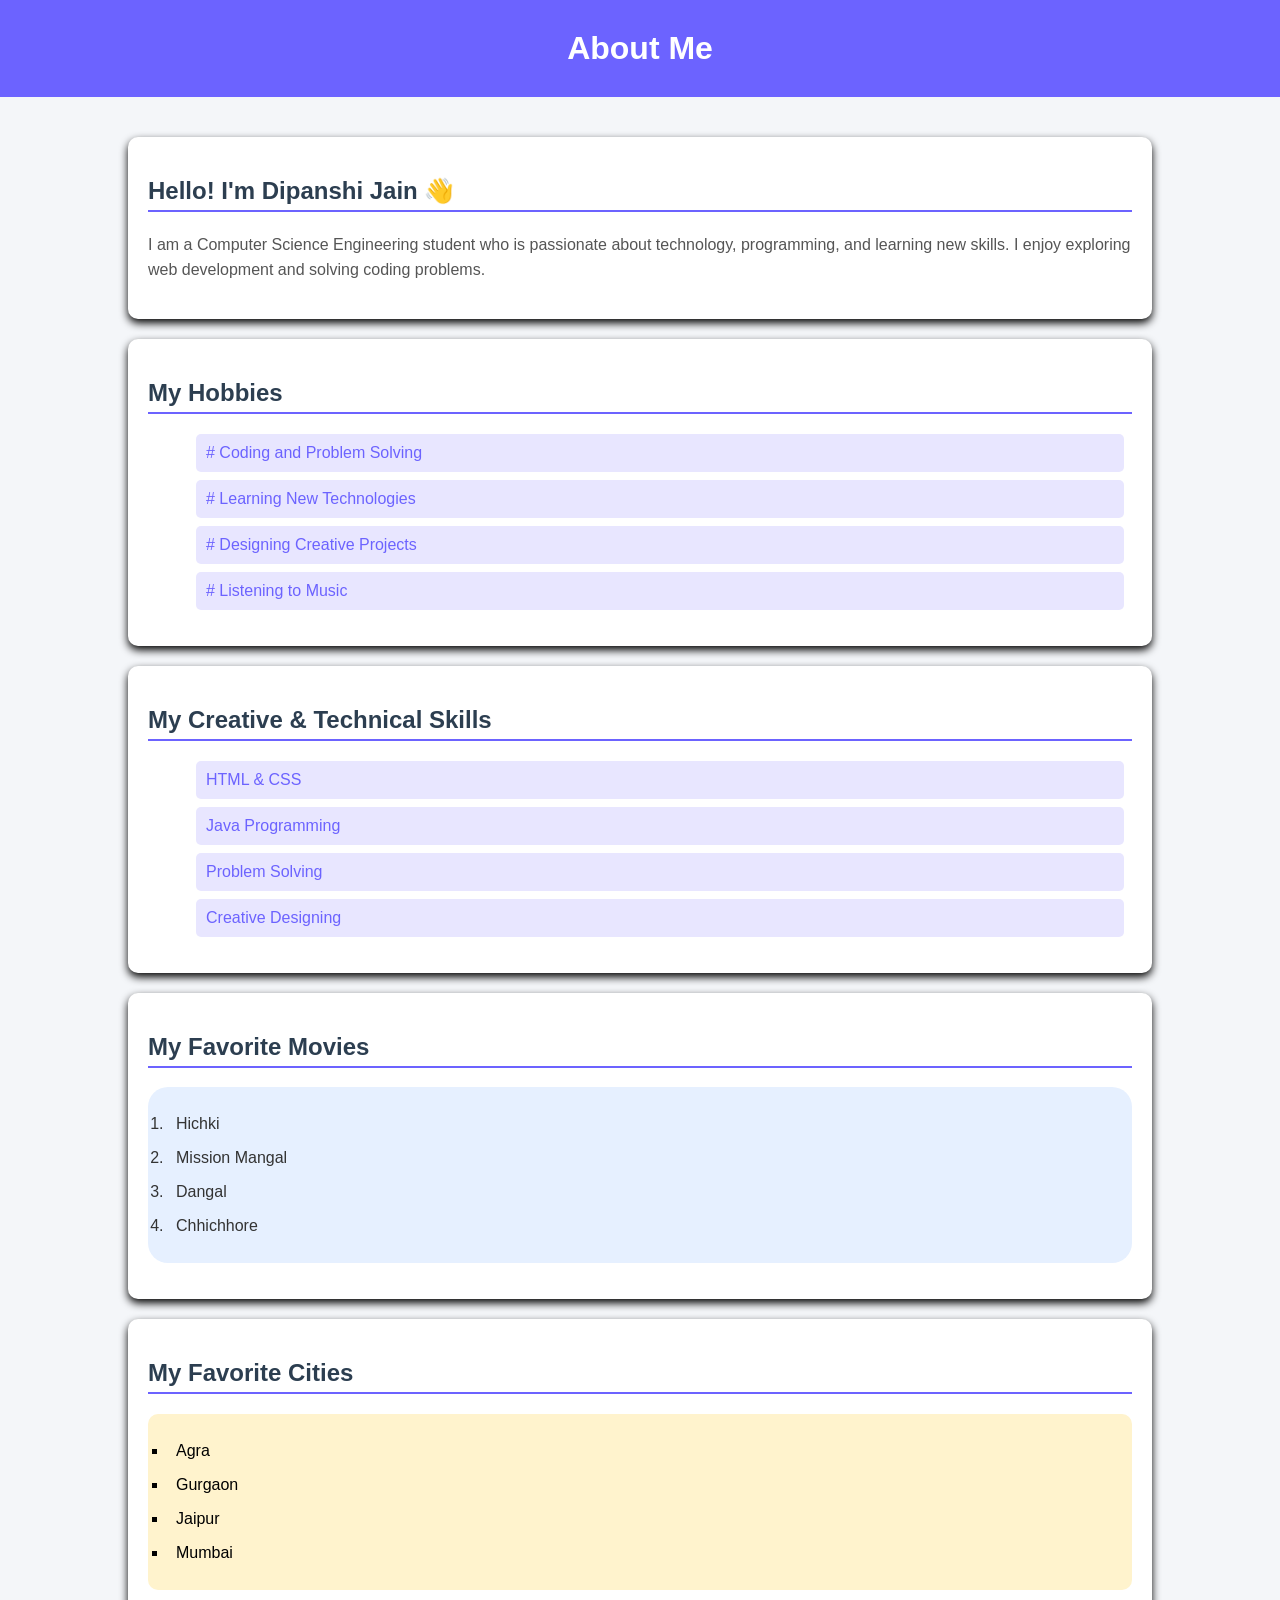
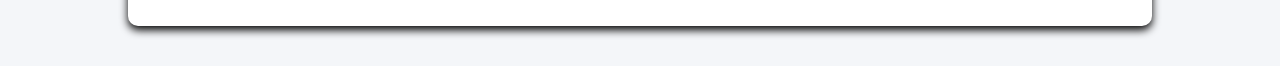
<file: TASK_2/index.html>
<!DOCTYPE html>
<html lang="en">
<head>
    <meta charset="UTF-8">
    <meta name="viewport" content="width=device-width, initial-scale=1.0">
    <title>About Me</title>

    <style>
    
        body {
            font-family: Arial, sans-serif;
            margin: 0;
            padding: 0;
            background-color: #f4f6f9; /* HEX */
        }

        h2 {
            color: rgb(44, 62, 80); /* RGB */
            border-bottom: 2px solid #6c63ff;
            padding-bottom: 5px;
        }

        p {
            color: #555;
            line-height: 1.6;
        }


        #main-heading {
            background-color: #6c63ff;
            color: white;
            text-align: center;
            padding: 30px;
            margin: 0;
        }

        
        .container {
            width: 80%;
            margin: auto;
            padding: 20px;
        }

        .card {
            background-color: white;
            padding: 20px;
            margin: 20px 0;
            border-radius: 10px;
            box-shadow: 0 4px 8px rgb(0, 0, 0);
        }

    
        .skills li {
            background-color: #e8e6ff;
            margin: 8px;
            padding: 10px;
            border-radius: 5px;
            list-style-type: none;
        }

        
        .movies {
            background-color: rgb(230, 240, 255);
            padding: 20px;
            border-radius: 20px;
        }

        .movies li {
            padding:8px;
            color: #333;
        }

        
        .cities {
            background-color: #fff3cd;
            padding: 20px;
            border-radius: 10px;
            list-style-type: square;
        }

        .cities li {
            padding: 8px;
        }

        /* Pseudo-class */
        li:hover {
            background-color: #dfe6e9;
            cursor: pointer;
            transform: scale(1.02);
        }

        .card:hover {
            transform: translateY(-5px);
        }

        /* Link Pseudo-class */
        a:hover {
            color: #6c63ff;
        }

        /* Cascading Styles */
        li {
            color: black;
        }

        .skills li {
            color: #6c63ff;
        }

        #main-heading:hover {
            background-color: rgb(80, 70, 200);
        }
    </style>
</head>

<body>

    <h1 id="main-heading">About Me</h1>

    <div class="container">

        <!-- About Me -->
        <div class="card">
            <h2>Hello! I'm Dipanshi Jain 👋</h2>
            <p>
                I am a Computer Science Engineering student who is passionate
                about technology, programming, and learning new skills.
                I enjoy exploring web development and solving coding problems.
            </p>
        </div>

        
        <div class="card">
            <h2>My Hobbies</h2>
            <ul class="skills">
                <li> # Coding and Problem Solving</li>
                <li> # Learning New Technologies</li>
                <li> # Designing Creative Projects</li>
                <li> # Listening to Music</li>
            </ul>
        </div>
        <div class="card">
            <h2>My Creative & Technical Skills</h2>
            <ul class="skills">
                <li>HTML & CSS</li>
                <li>Java Programming</li>
                <li>Problem Solving</li>
                <li>Creative Designing</li>
            </ul>
        </div>
        <div class="card">
            <h2>My Favorite Movies</h2>
            <ol class="movies">
                <li>Hichki</li>
                <li>Mission Mangal</li>
                <li>Dangal</li>
                <li>Chhichhore</li>
            </ol>
        </div>

        <div class="card">
            <h2>My Favorite Cities</h2>
            <ul class="cities">
                <li>Agra</li>
                <li>Gurgaon</li>
                <li>Jaipur</li>
                <li>Mumbai</li>
            </ul>
        </div>

    </div>

</body>
</html>
</file>
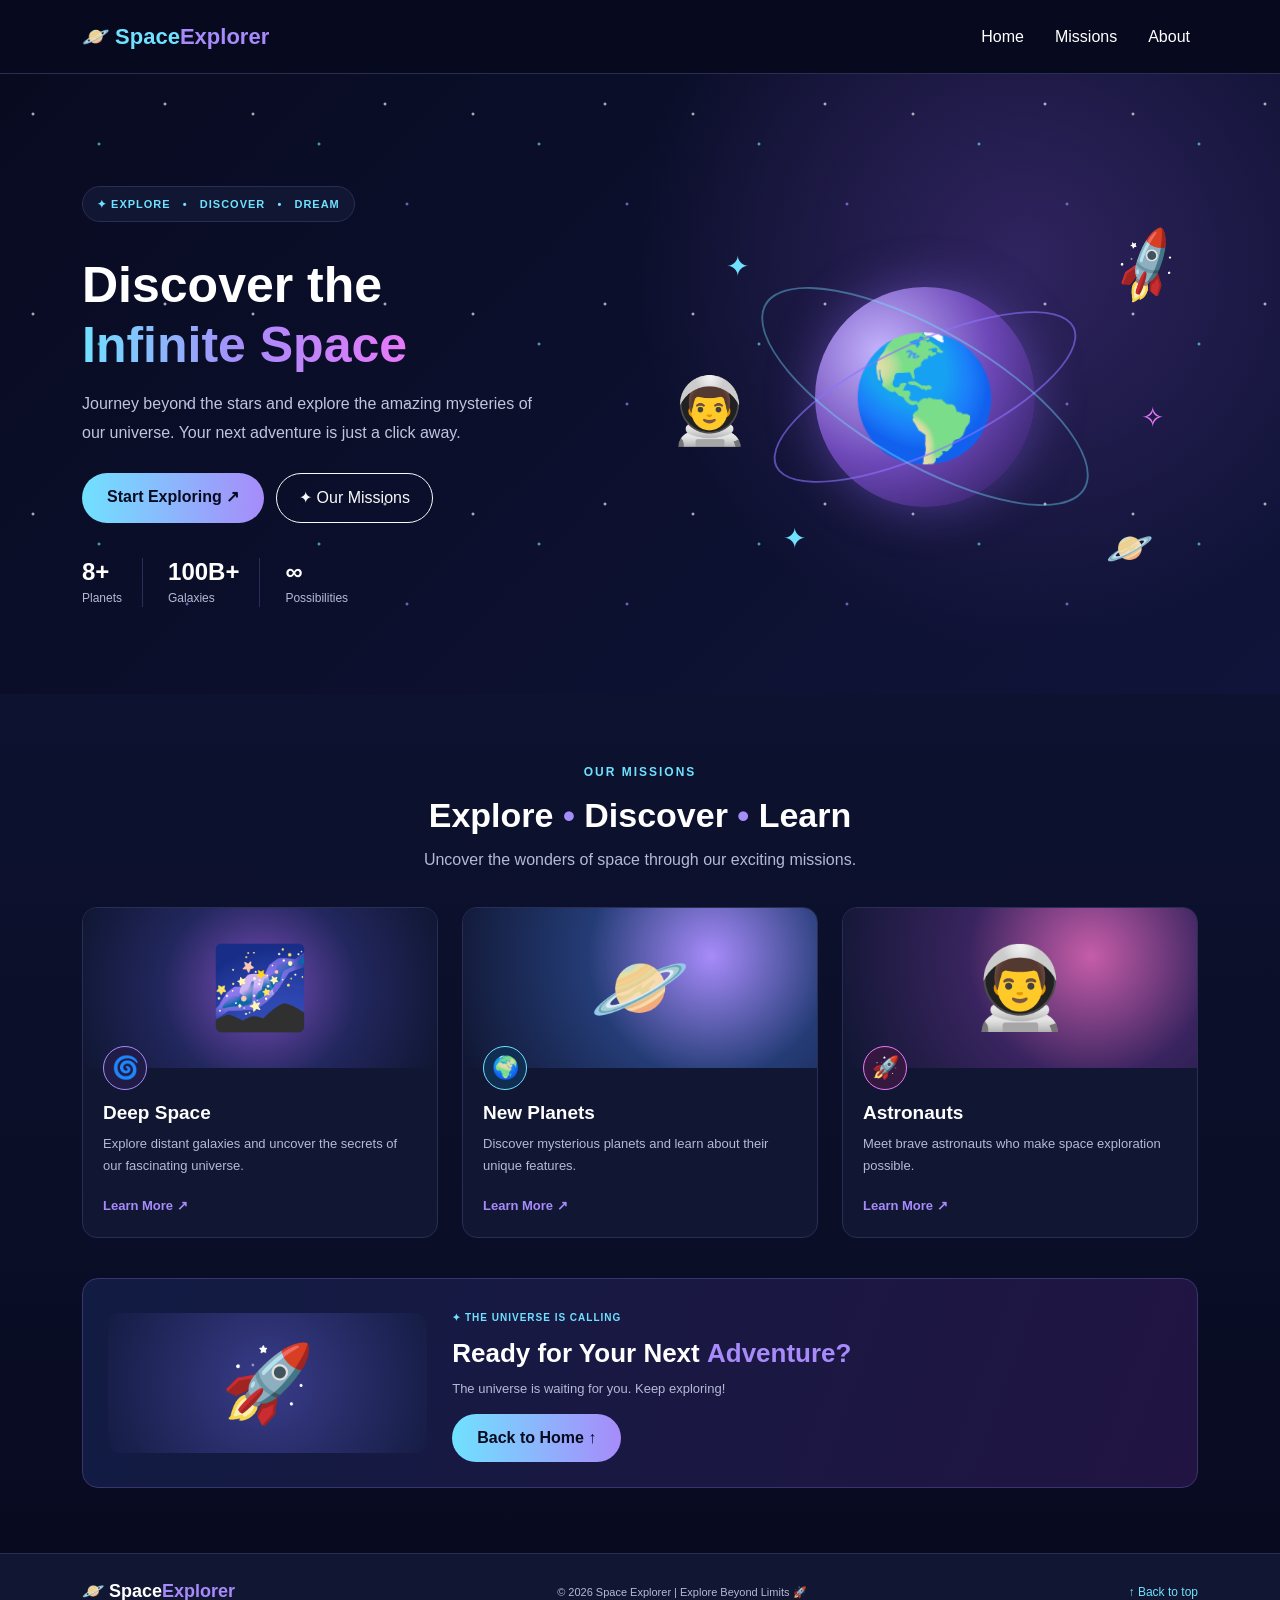
<file: Task_4/index.html>
<!DOCTYPE html>
<html lang="en">
<head>
    <meta charset="UTF-8">
    <meta name="viewport" content="width=device-width, initial-scale=1.0">
    <title>Space Explorer | Discover the Universe</title>

    <!-- Bootstrap CSS -->
    <link href="https://cdn.jsdelivr.net/npm/bootstrap@5.3.3/dist/css/bootstrap.min.css"
          rel="stylesheet">

    <!-- Google Font -->
    <link href="https://fonts.googleapis.com/css2?family=Poppins:wght@300;400;500;600;700;800&display=swap"
          rel="stylesheet">

    <!-- Custom CSS -->
    <link rel="stylesheet" href="style.css">
</head>

<body id="home">

    <!-- Navbar -->
    <nav class="navbar navbar-expand navbar-dark custom-navbar sticky-top">
        <div class="container">
            <a class="navbar-brand fw-bold" href="#home">
                🪐 Space<span>Explorer</span>
            </a>

            <div class="navbar-nav ms-auto flex-row align-items-center">
                <a class="nav-link active" href="#home">Home</a>
                <a class="nav-link" href="#missions">Missions</a>
                <a class="nav-link" href="#about">About</a>
            </div>
        </div>
    </nav>

    <!-- Hero Section -->
    <section class="hero-section" id="about">
        <div class="stars"></div>

        <div class="container">
            <div class="row align-items-center hero-row">

                <div class="col-lg-6 hero-content">
                    <div class="tagline">
                        ✦ EXPLORE &nbsp; • &nbsp; DISCOVER &nbsp; • &nbsp; DREAM
                    </div>

                    <h1>
                        Discover the<br>
                        <span class="gradient-text">Infinite Space</span>
                    </h1>

                    <p class="hero-description">
                        Journey beyond the stars and explore the amazing
                        mysteries of our universe. Your next adventure
                        is just a click away.
                    </p>

                    <div class="hero-buttons">
                        <a href="#missions" class="btn btn-explore">
                            Start Exploring ↗
                        </a>

                        <a href="#missions" class="btn btn-outline-light">
                            ✦ Our Missions
                        </a>
                    </div>

                    <div class="hero-stats">
                        <div>
                            <h3>8+</h3>
                            <p>Planets</p>
                        </div>
                        <div>
                            <h3>100B+</h3>
                            <p>Galaxies</p>
                        </div>
                        <div>
                            <h3>∞</h3>
                            <p>Possibilities</p>
                        </div>
                    </div>
                </div>

                <div class="col-lg-6 space-visual">
                    <div class="orbit orbit-one"></div>
                    <div class="orbit orbit-two"></div>
                    <div class="main-planet">🌎</div>
                    <div class="floating-astronaut">👨‍🚀</div>
                    <div class="floating-rocket">🚀</div>
                    <div class="mini-planet">🪐</div>
                    <div class="sparkle sparkle-one">✦</div>
                    <div class="sparkle sparkle-two">✧</div>
                    <div class="sparkle sparkle-three">✦</div>
                </div>

            </div>
        </div>
    </section>

    <!-- Missions Section -->
    <section class="missions-section" id="missions">
        <div class="container">

            <div class="section-heading text-center">
                <span>OUR MISSIONS</span>
                <h2>Explore <span>•</span> Discover <span>•</span> Learn</h2>
                <p>Uncover the wonders of space through our exciting missions.</p>
            </div>

            <div class="row g-4">

                <div class="col-md-4">
                    <div class="mission-card">
                        <div class="card-image galaxy-image">
                            <span>🌌</span>
                        </div>
                        <div class="card-content">
                            <div class="card-icon">🌀</div>
                            <h4>Deep Space</h4>
                            <p>
                                Explore distant galaxies and uncover the
                                secrets of our fascinating universe.
                            </p>
                            <a href="#about">Learn More ↗</a>
                        </div>
                    </div>
                </div>

                <div class="col-md-4">
                    <div class="mission-card">
                        <div class="card-image planet-image">
                            <span>🪐</span>
                        </div>
                        <div class="card-content">
                            <div class="card-icon blue-icon">🌍</div>
                            <h4>New Planets</h4>
                            <p>
                                Discover mysterious planets and learn
                                about their unique features.
                            </p>
                            <a href="#about">Learn More ↗</a>
                        </div>
                    </div>
                </div>

                <div class="col-md-4">
                    <div class="mission-card">
                        <div class="card-image astronaut-image">
                            <span>👨‍🚀</span>
                        </div>
                        <div class="card-content">
                            <div class="card-icon pink-icon">🚀</div>
                            <h4>Astronauts</h4>
                            <p>
                                Meet brave astronauts who make space
                                exploration possible.
                            </p>
                            <a href="#about">Learn More ↗</a>
                        </div>
                    </div>
                </div>

            </div>

            <!-- Call to Action -->
            <div class="adventure-banner">
                <div class="adventure-art">🚀</div>
                <div class="adventure-content">
                    <span>✦ THE UNIVERSE IS CALLING</span>
                    <h2>Ready for Your Next <strong>Adventure?</strong></h2>
                    <p>The universe is waiting for you. Keep exploring!</p>
                    <a href="#home" class="btn btn-explore">Back to Home ↑</a>
                </div>
            </div>

        </div>
    </section>

    <!-- Footer -->
    <footer class="site-footer">
        <div class="container footer-content">
            <a class="footer-brand" href="#home">🪐 Space<span>Explorer</span></a>
            <p>© 2026 Space Explorer | Explore Beyond Limits 🚀</p>
            <a href="#home" class="back-top">↑ Back to top</a>
        </div>
    </footer>

</body>
</html>
</file>
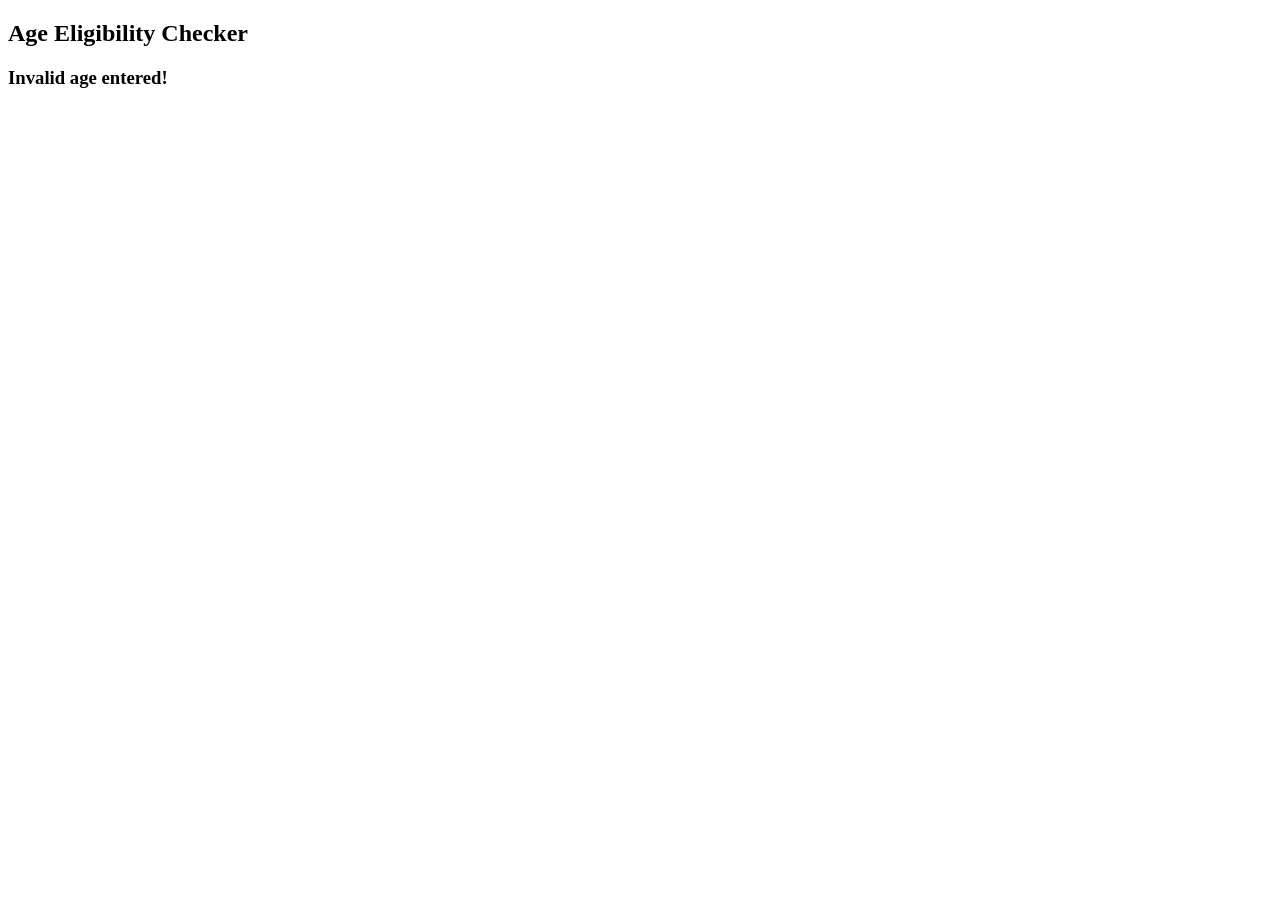
<file: Task_5/index.html>
<!DOCTYPE html>
<html lang="en">
<head>
    <meta charset="UTF-8">
    <meta name="viewport" content="width=device-width, initial-scale=1.0">
    <title>Age Elibility Checker</title>
</head>
<body>
     <h2>Age Eligibility Checker</h2>
    <script>

        let age =  prompt("Enter your age:");

        age = Number(age); 19

        if (age > 0 && Number.isFinite(age) && Number.isInteger(age)) {

            let result = age >= 18
                ? "You are eligible to vote."
                : "You are not eligible to vote.";

            alert(result);
            document.write("<h3>Age: " + age + "</h3>");
            document.write("<h3>" + result + "</h3>");
        } 
        
        else { 
            alert("Please enter a valid age.");

            document.write("<h3>Invalid age entered!</h3>");
        }

    </script>

</body>
</html>
</file>
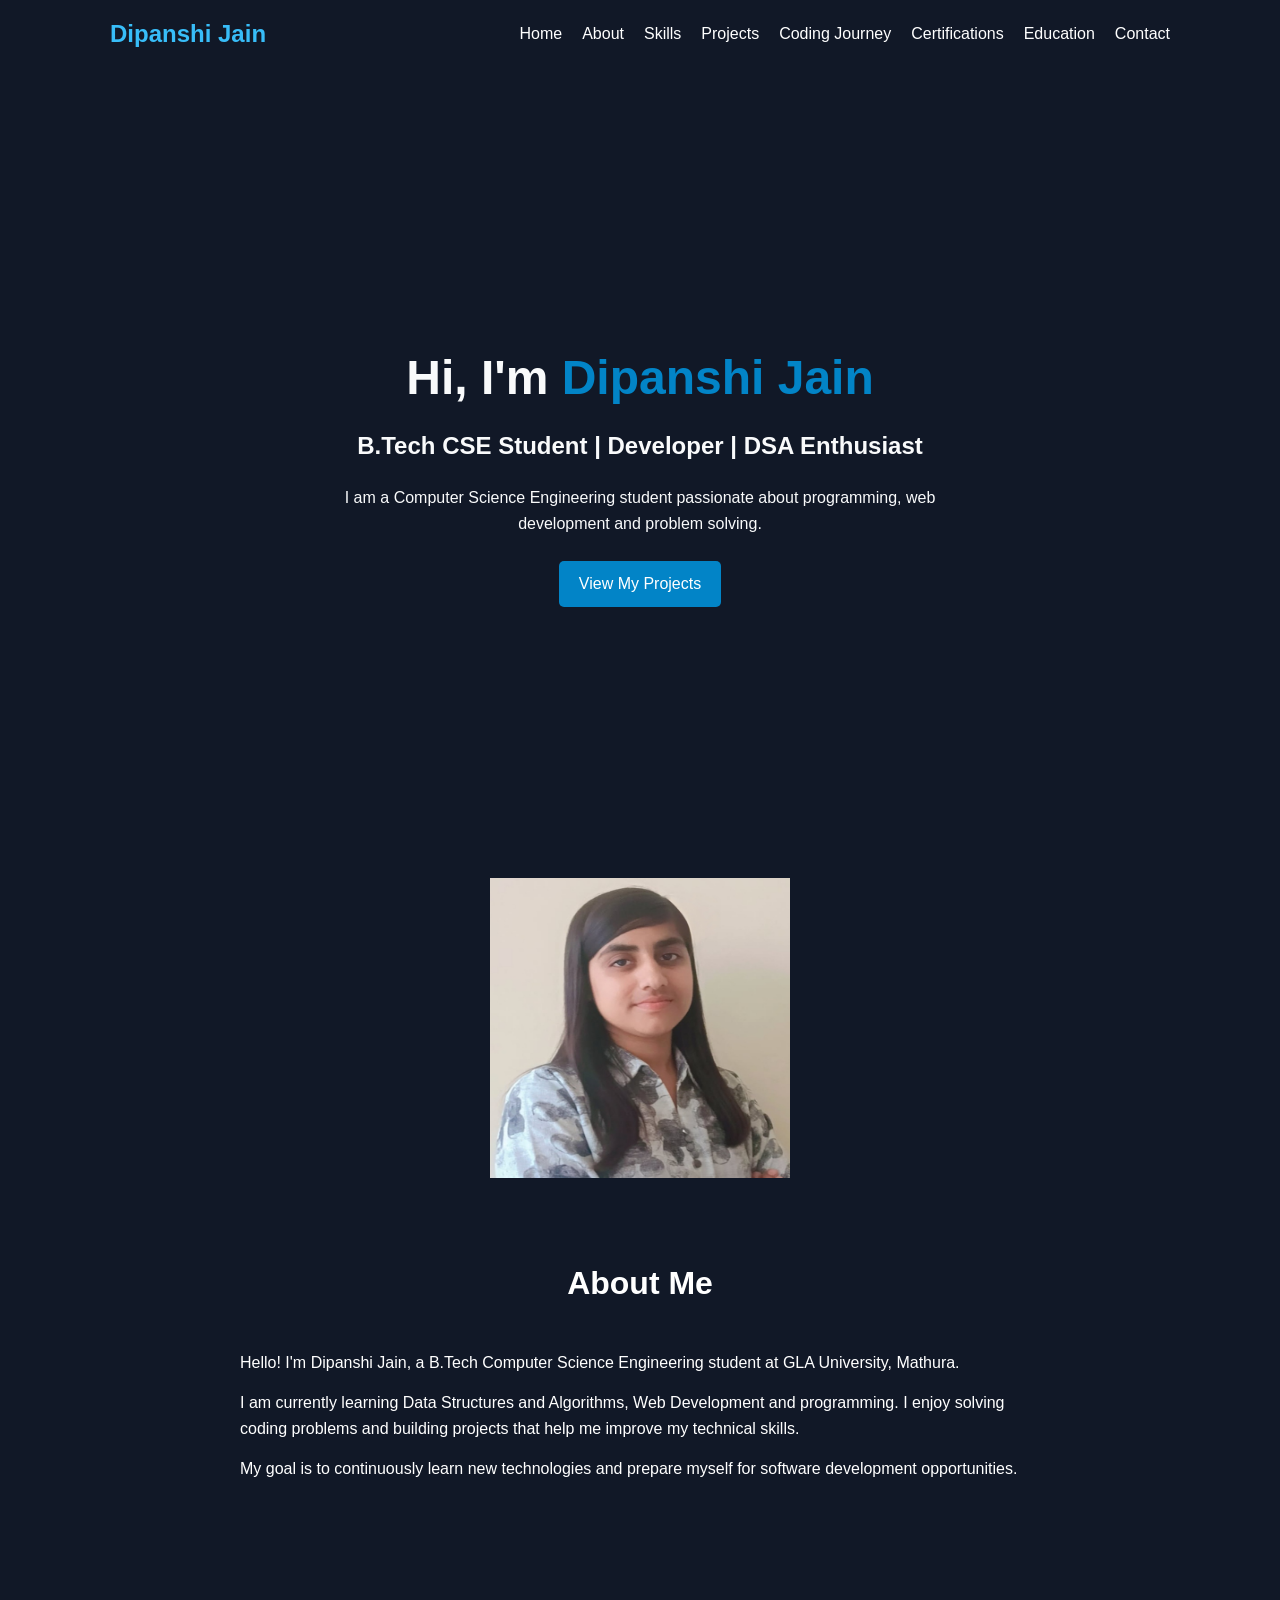
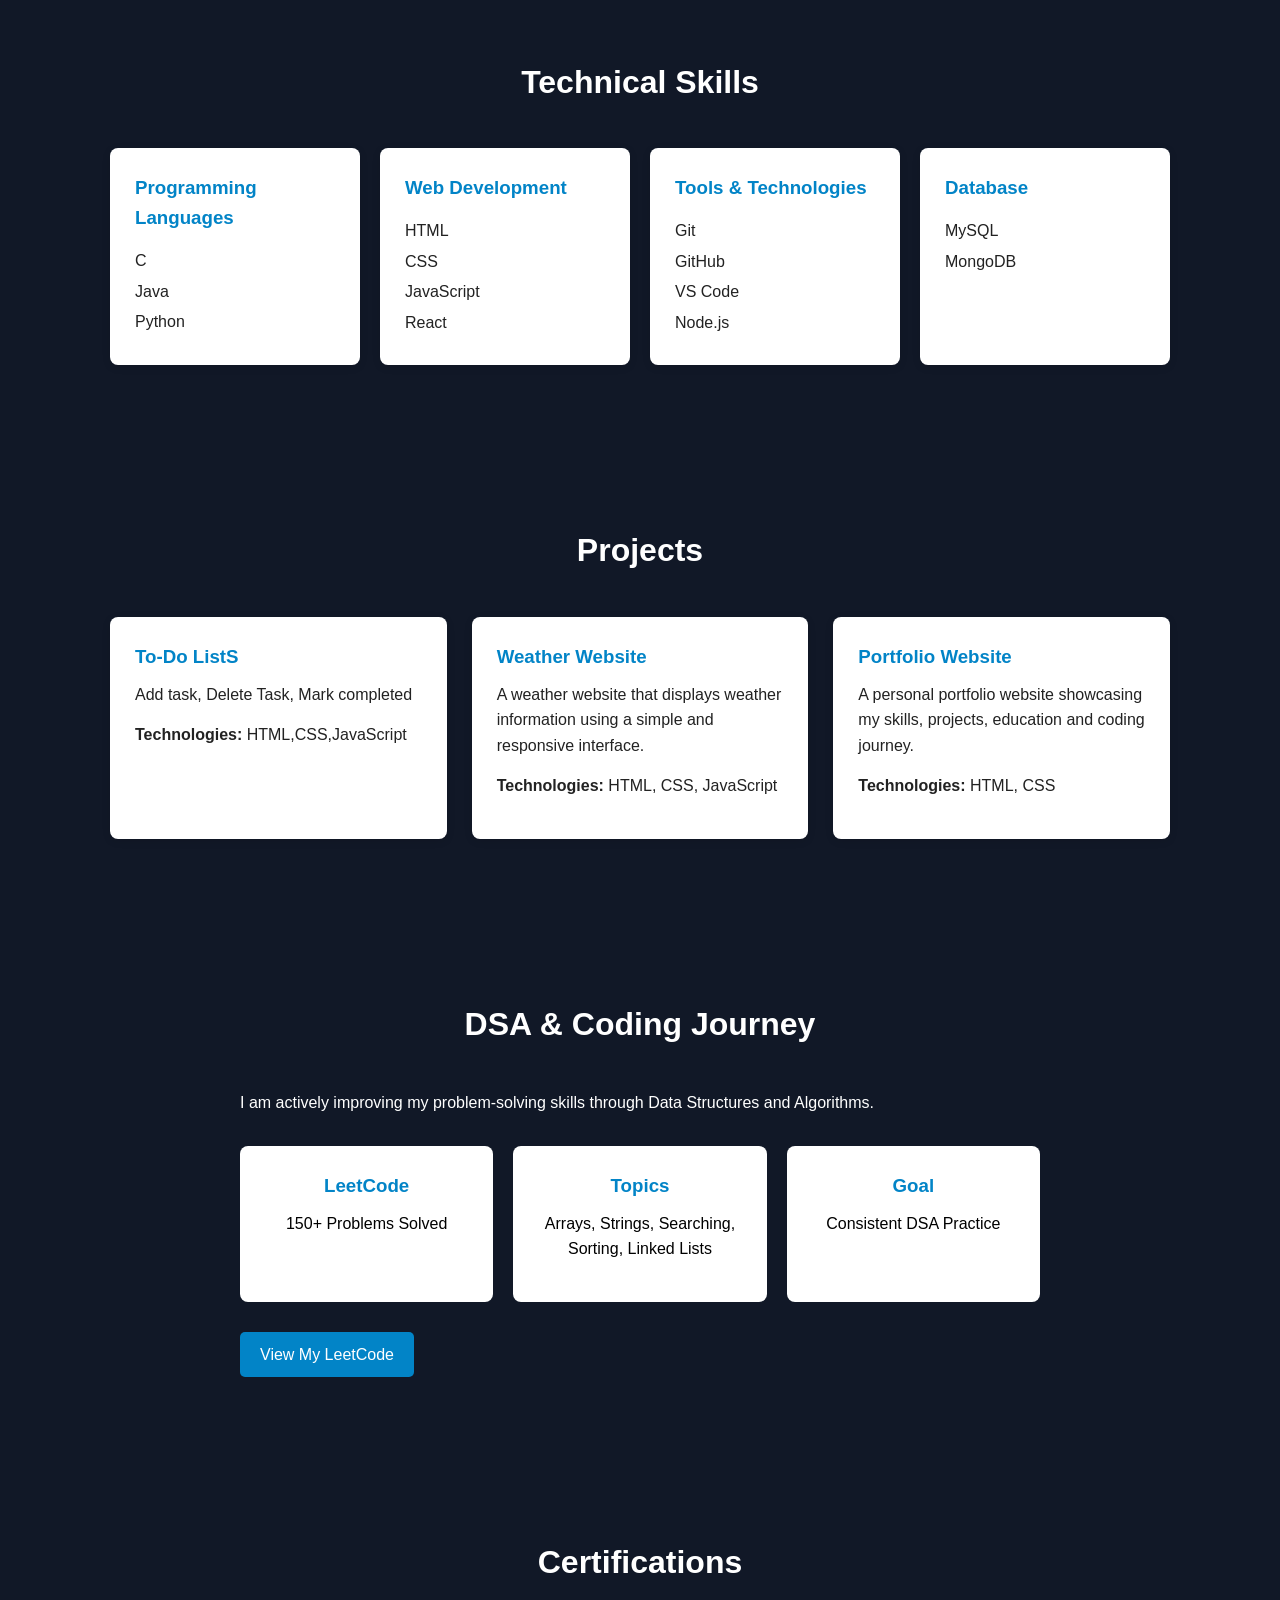
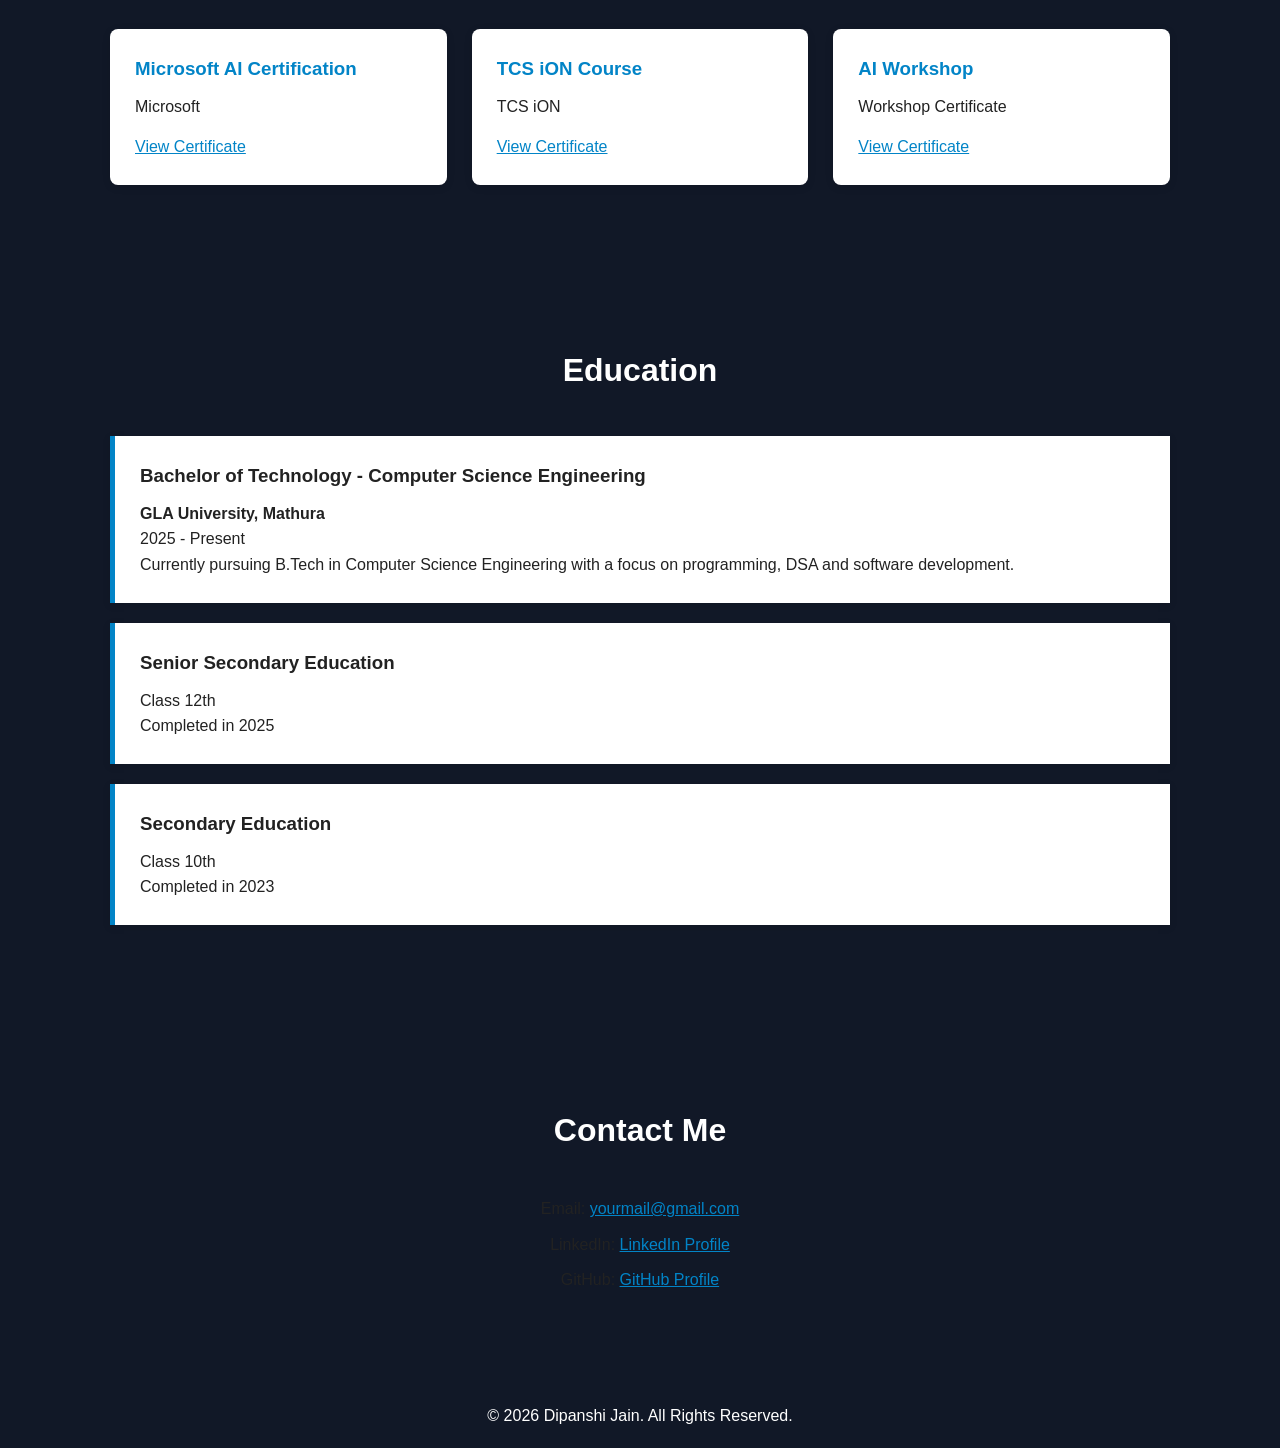
<file: TASK_1/Portfolio/index.html>
<!DOCTYPE html>
<html lang="en">
<head>
    <meta charset="UTF-8">
    <meta name="viewport" content="width=device-width, initial-scale=1.0">
    <title>Dipanshi Jain | Portfolio</title>
    <link rel="stylesheet" href="style.css">
</head>

<body>

    <!-- Navigation -->
    <header>
        <nav>
            <h2>Dipanshi Jain</h2>

            <ul>
                <li><a href="#home">Home</a></li>
                <li><a href="#about">About</a></li>
                <li><a href="#skills">Skills</a></li>
                <li><a href="#projects">Projects</a></li>
                <li><a href="#coding">Coding Journey</a></li>
                <li><a href="#certifications">Certifications</a></li>
                <li><a href="#education">Education</a></li>
                <li><a href="#contact">Contact</a></li>
            </ul>
        </nav>
    </header>


    <!-- Home -->
    <section id="home" class="hero">

        <div>
            <h1>Hi, I'm <span>Dipanshi Jain</span></h1>

            <h2>B.Tech CSE Student | Developer | DSA Enthusiast</h2>

            <p>
                I am a Computer Science Engineering student passionate about
                programming, web development and problem solving.
            </p>

            <a href="#projects" class="btn">View My Projects</a>
        </div>

    </section>
    <div class="about-photo">
        <img src="proffesional.jpeg" alt="Dipanshi Jain" width="300" height="300">
    </div>


   
    <section id="about">


        <h2 class="section-title">About Me</h2>

        <div class="content">
            <p>
                Hello! I'm Dipanshi Jain, a B.Tech Computer Science Engineering
                student at GLA University, Mathura.
            </p>

            <p>
                I am currently learning Data Structures and Algorithms,
                Web Development and programming. I enjoy solving coding
                problems and building projects that help me improve my
                technical skills.
            </p>

            <p>
                My goal is to continuously learn new technologies and
                prepare myself for software development opportunities.
            </p>
        </div>

    </section>


    <!-- Technical Skills -->
    <section id="skills">

        <h2 class="section-title">Technical Skills</h2>

        <div class="skills-container">

            <div class="skill-box">
                <h3>Programming Languages</h3>
                <p>C</p>
                <p>Java</p>
                <p>Python</p>
            </div>

            <div class="skill-box">
                <h3>Web Development</h3>
                <p>HTML</p>
                <p>CSS</p>
                <p>JavaScript</p>
                <p>React</p>
            </div>

            <div class="skill-box">
                <h3>Tools & Technologies</h3>
                <p>Git</p>
                <p>GitHub</p>
                <p>VS Code</p>
                <p>Node.js</p>
            </div>

            <div class="skill-box">
                <h3>Database</h3>
                <p>MySQL</p>
                <p>MongoDB</p>
            </div>

        </div>

    </section>


    <!-- Projects -->
    <section id="projects">

        <h2 class="section-title">Projects</h2>

        <div class="project-container">

            <div class="project-card">
                <h3>To-Do ListS</h3>

                <p>
                   Add task,
                   Delete Task,
                   Mark completed
                </p>

                <p><strong>Technologies:</strong> HTML,CSS,JavaScript</p>

                <!-- <a href="#">GitHub</a>
                <a href="#">Live Demo</a> -->
            </div>


            <div class="project-card">
                <h3>Weather Website</h3>

                <p>
                    A weather website that displays weather information
                    using a simple and responsive interface.
                </p>

                <p><strong>Technologies:</strong> HTML, CSS, JavaScript</p>

                <!-- <a href="#">GitHub</a>
                <a href="#">Live Demo</a> -->
            </div>


            <div class="project-card">
                <h3>Portfolio Website</h3>

                <p>
                    A personal portfolio website showcasing my skills,
                    projects, education and coding journey.
                </p>

                <p><strong>Technologies:</strong> HTML, CSS</p>

                <!-- <a href="#">GitHub</a> -->
            </div>

        </div>

    </section>


    <!-- DSA / Coding Journey -->
    <section id="coding">

        <h2 class="section-title">DSA & Coding Journey</h2>

        <div class="content">

            <p>
                I am actively improving my problem-solving skills through
                Data Structures and Algorithms.
            </p>

            <div class="coding-stats">

                <div>
                    <h3>LeetCode</h3>
                    <p>150+ Problems Solved</p>
                </div>

                <div>
                    <h3>Topics</h3>
                    <p>Arrays, Strings, Searching, Sorting, Linked Lists</p>
                </div>

                <div>
                    <h3>Goal</h3>
                    <p>Consistent DSA Practice</p>
                </div>

            </div>

            <a href="#" class="btn">View My LeetCode</a>

        </div>

    </section>


    <!-- Certifications -->
    <section id="certifications">

        <h2 class="section-title">Certifications</h2>

        <div class="cert-container">

            <div class="cert-card">
                <h3>Microsoft AI Certification</h3>
                <p>Microsoft</p>
                <a href="Microsoft dipanshi.pdf">View Certificate</a>
            </div>

            <div class="cert-card">
                <h3>TCS iON Course</h3>
                <p>TCS iON</p>
                <a href="Dipanshi_Jain_5633095.pdf">View Certificate</a>
            </div>

            <div class="cert-card">
                <h3>AI Workshop</h3>
                <p>Workshop Certificate</p>
                <a href="Ai certificate.jpeg">View Certificate</a>
            </div>

        </div>

    </section>


    <!-- Education -->
    <section id="education">

        <h2 class="section-title">Education</h2>

        <div class="education-card">

            <h3>Bachelor of Technology - Computer Science Engineering</h3>

            <p><strong>GLA University, Mathura</strong></p>

            <p>2025 - Present</p>

            <p>
                Currently pursuing B.Tech in Computer Science Engineering
                with a focus on programming, DSA and software development.
            </p>

        </div>


        <div class="education-card">

            <h3>Senior Secondary Education</h3>

            <p>Class 12th</p>

            <p>Completed in 2025</p>

        </div>
        <div class="education-card">

    <h3>Secondary Education</h3>

    <p>Class 10th</p>

    <p>Completed in 2023</p>

</div>

    </section>


    <!-- Contact -->
    <section id="contact">

        <h2 class="section-title">Contact Me</h2>

        <div class="contact">

            <p>Email: <a href="mailto:dipanshijain1518@gmail.com">
                yourmail@gmail.com
            </a></p>

            <p>
                LinkedIn:
                <a href="https://www.linkedin.com/in/dipanshi-jain-27649738b/" target="_blank">LinkedIn Profile</a>
            </p>

            <p>
                GitHub:
                <a href="https://github.com/Dipanshi123" target="_blank">GitHub Profile</a>
            </p>

        </div>

    </section>


    <!-- Footer -->
    <footer>

        <p>
            © 2026 Dipanshi Jain. All Rights Reserved.
        </p>

    </footer>

</body>
</html>
</file>
<file: Task_4/style.css>
/* Basic Styling */
* {
    box-sizing: border-box;
}

html {
    scroll-behavior: smooth;
    scroll-padding-top: 75px;
}

body {
    margin: 0;
    background: #080b20;
    color: white;
    font-family: Arial, sans-serif;
    overflow-x: hidden;
}

/* Navbar */
.custom-navbar {
    background: rgba(8, 11, 32, 0.95);
    padding: 15px 0;
    border-bottom: 1px solid #292e54;
}

.navbar-brand {
    color: #70e1ff !important;
    font-size: 22px;
    font-weight: bold;
}

.navbar-brand span,
.footer-brand span {
    color: #a78bfa;
}

.nav-link {
    color: white !important;
    margin-left: 15px;
    transition: color 0.3s, transform 0.3s;
}

.nav-link:hover {
    color: #70e1ff !important;
    transform: translateY(-3px);
}

/* Hero Section */
.hero-section {
    min-height: 620px;
    display: flex;
    align-items: center;
    padding: 75px 0 50px;
    position: relative;
    overflow: hidden;
    background:
        radial-gradient(circle at 80% 30%, #30245f, transparent 35%),
        linear-gradient(135deg, #080b20, #10143a);
}

.hero-row {
    position: relative;
    z-index: 1;
}

.stars {
    position: absolute;
    inset: 0;
    pointer-events: none;
    background-image:
        radial-gradient(2px 2px at 15% 20%, white, transparent),
        radial-gradient(2px 2px at 45% 35%, #70e1ff, transparent),
        radial-gradient(2px 2px at 75% 15%, white, transparent),
        radial-gradient(2px 2px at 85% 65%, #a78bfa, transparent);
    background-size: 220px 200px;
    animation: twinkle 3s infinite alternate;
}

.tagline {
    display: inline-block;
    color: #70e1ff;
    background: #111632;
    border: 1px solid #292e54;
    border-radius: 25px;
    padding: 9px 14px;
    margin-bottom: 18px;
    font-size: 11px;
    font-weight: bold;
    letter-spacing: 1px;
}

.hero-content h1 {
    font-size: 50px;
    font-weight: bold;
    line-height: 1.2;
    margin: 15px 0;
}

.gradient-text {
    background: linear-gradient(90deg, #70e1ff, #a78bfa, #e879f9);
    background-clip: text;
    -webkit-background-clip: text;
    color: transparent;
}

.hero-description {
    max-width: 470px;
    color: #c0c5dd;
    line-height: 1.8;
    margin-bottom: 25px;
}

/* Buttons */
.hero-buttons {
    display: flex;
    flex-wrap: wrap;
    gap: 12px;
}

.btn-explore {
    background: linear-gradient(90deg, #70e1ff, #a78bfa);
    color: #080b20;
    border: none;
    border-radius: 30px;
    padding: 12px 25px;
    font-weight: bold;
    transition: transform 0.3s, box-shadow 0.3s;
}

.btn-explore:hover {
    color: #080b20;
    transform: translateY(-4px);
    box-shadow: 0 8px 25px #70e1ff55;
}

.btn-outline-light {
    border-radius: 30px;
    padding: 12px 22px;
    transition: background 0.3s, transform 0.3s;
}

.btn-outline-light:hover {
    transform: translateY(-3px);
}

/* Statistics */
.hero-stats {
    display: flex;
    gap: 25px;
    margin-top: 35px;
}

.hero-stats > div {
    padding-right: 20px;
    border-right: 1px solid #292e54;
}

.hero-stats > div:last-child {
    border-right: none;
}

.hero-stats h3 {
    font-size: 24px;
    font-weight: bold;
    margin-bottom: 3px;
}

.hero-stats p {
    color: #b4bad4;
    font-size: 12px;
    margin: 0;
}

/* Space Illustration */
.space-visual {
    height: 430px;
    position: relative;
    display: flex;
    align-items: center;
    justify-content: center;
}

.main-planet {
    width: 220px;
    height: 220px;
    border-radius: 50%;
    display: flex;
    align-items: center;
    justify-content: center;
    font-size: 120px;
    background: radial-gradient(circle at 30% 30%, #c4b5fd, #6d48b8, #21154c);
    box-shadow: 0 0 50px #9670ff66;
    animation: planetFloat 5s ease-in-out infinite;
}

.orbit {
    position: absolute;
    width: 330px;
    height: 110px;
    border: 2px solid #8c72ff99;
    border-radius: 50%;
    transform: rotate(-25deg);
}

.orbit-two {
    width: 370px;
    height: 135px;
    border-color: #70e1ff66;
    transform: rotate(30deg);
}

.floating-astronaut {
    position: absolute;
    top: 42%;
    left: 5%;
    font-size: 65px;
    animation: float 4s ease-in-out infinite;
}

.floating-rocket {
    position: absolute;
    top: 10%;
    right: 5%;
    font-size: 55px;
    transform: rotate(-25deg);
    animation: rocketMove 3s ease-in-out infinite;
}

.mini-planet {
    position: absolute;
    bottom: 8%;
    right: 10%;
    font-size: 38px;
    animation: planetFloat 4s ease-in-out infinite reverse;
}

.sparkle {
    position: absolute;
    color: #70e1ff;
    font-size: 28px;
    animation: twinkle 2s infinite alternate;
}

.sparkle-one {
    top: 15%;
    left: 15%;
}

.sparkle-two {
    top: 50%;
    right: 8%;
    color: #e879f9;
}

.sparkle-three {
    bottom: 12%;
    left: 25%;
}

/* Missions Section */
.missions-section {
    padding: 65px 0;
    background: linear-gradient(180deg, #0d1230, #080b20);
}

.section-heading {
    margin-bottom: 35px;
}

.section-heading > span {
    color: #70e1ff;
    font-size: 12px;
    font-weight: bold;
    letter-spacing: 2px;
}

.section-heading h2 {
    font-size: 34px;
    font-weight: bold;
    margin: 12px 0;
}

.section-heading h2 span {
    color: #a78bfa;
}

.section-heading p {
    color: #b4bad4;
}

/* Mission Cards */
.mission-card {
    height: 100%;
    overflow: hidden;
    border: 1px solid #292e54;
    border-radius: 15px;
    background: #111632;
    transition: transform 0.3s, border-color 0.3s,
                box-shadow 0.3s;
}

.mission-card:hover {
    transform: translateY(-8px);
    border-color: #70e1ff;
    box-shadow: 0 10px 30px #00000055;
}

.card-image {
    height: 160px;
    display: flex;
    align-items: center;
    justify-content: center;
    overflow: hidden;
}

.card-image span {
    font-size: 80px;
    transition: transform 0.3s;
}

.mission-card:hover .card-image span {
    transform: scale(1.15);
}

.galaxy-image {
    background: radial-gradient(circle, #7b4dba, #22275e 50%, #101632);
}

.planet-image {
    background: radial-gradient(circle at 70% 30%, #a78bfa, #243c76 45%, #101632);
}

.astronaut-image {
    background: radial-gradient(circle at 70% 30%, #c65da9, #39245f 45%, #101632);
}

.card-content {
    padding: 20px;
}

.card-icon {
    width: 44px;
    height: 44px;
    margin-top: -42px;
    margin-bottom: 12px;
    border: 1px solid #a78bfa;
    border-radius: 50%;
    background: #211b48;
    display: flex;
    align-items: center;
    justify-content: center;
    font-size: 22px;
    position: relative;
}

.blue-icon {
    border-color: #70e1ff;
    background: #102d52;
}

.pink-icon {
    border-color: #e879f9;
    background: #35183f;
}

.card-content h4 {
    font-size: 19px;
    font-weight: bold;
}

.card-content p {
    color: #b4bad4;
    font-size: 13px;
    line-height: 1.7;
}

.card-content a {
    color: #a78bfa;
    text-decoration: none;
    font-weight: bold;
    font-size: 13px;
    transition: color 0.3s;
}

.card-content a:hover {
    color: #70e1ff;
}

/* Adventure Banner */
.adventure-banner {
    display: flex;
    align-items: center;
    gap: 25px;
    margin-top: 40px;
    padding: 25px;
    border: 1px solid #39356e;
    border-radius: 16px;
    background: linear-gradient(110deg, #111c43, #211443);
}

.adventure-art {
    flex: 0 0 30%;
    min-height: 140px;
    display: flex;
    align-items: center;
    justify-content: center;
    border-radius: 12px;
    background: radial-gradient(circle, #393c8a, #151c43);
    font-size: 75px;
    animation: planetFloat 4s ease-in-out infinite;
}

.adventure-content > span {
    color: #70e1ff;
    font-size: 10px;
    font-weight: bold;
    letter-spacing: 1px;
}

.adventure-content h2 {
    font-size: 26px;
    font-weight: bold;
    margin: 10px 0;
}

.adventure-content strong {
    color: #a78bfa;
}

.adventure-content p {
    color: #b4bad4;
    font-size: 13px;
}

/* Footer */
.site-footer {
    padding: 24px 0;
    background: #111632;
    border-top: 1px solid #292e54;
}

.footer-content {
    display: flex;
    align-items: center;
    justify-content: space-between;
    gap: 15px;
}

.footer-brand {
    color: white;
    font-size: 18px;
    font-weight: bold;
    text-decoration: none;
}

.footer-content p {
    color: #b4bad4;
    font-size: 11px;
    margin: 0;
    text-align: center;
}

.back-top {
    color: #70e1ff;
    font-size: 12px;
    text-decoration: none;
}

.back-top:hover {
    color: #a78bfa;
}

/* Animations */
@keyframes float {
    0%, 100% {
        transform: translateY(0) rotate(-8deg);
    }

    50% {
        transform: translateY(-20px) rotate(8deg);
    }
}

@keyframes rocketMove {
    0%, 100% {
        transform: translate(0, 0) rotate(-25deg);
    }

    50% {
        transform: translate(10px, -15px) rotate(-15deg);
    }
}

@keyframes planetFloat {
    0%, 100% {
        transform: translateY(0);
    }

    50% {
        transform: translateY(-10px);
    }
}

@keyframes twinkle {
    from {
        opacity: 0.35;
        transform: scale(0.8);
    }

    to {
        opacity: 1;
        transform: scale(1.1);
    }
}

/* Responsive Design */
@media (max-width: 767px) {
    .hero-section {
        text-align: center;
        padding-top: 55px;
    }

    .hero-description {
        margin-left: auto;
        margin-right: auto;
    }

    .hero-buttons,
    .hero-stats {
        justify-content: center;
    }

    .hero-content h1 {
        font-size: 38px;
    }

    .space-visual {
        height: 320px;
        margin-top: 20px;
    }

    .main-planet {
        width: 155px;
        height: 155px;
        font-size: 85px;
    }

    .orbit {
        width: 245px;
        height: 85px;
    }

    .orbit-two {
        width: 275px;
        height: 100px;
    }

    .floating-astronaut {
        font-size: 45px;
        left: 3%;
    }

    .floating-rocket {
        font-size: 42px;
        right: 3%;
    }

    .section-heading h2 {
        font-size: 27px;
    }

    .adventure-banner {
        flex-direction: column;
        align-items: stretch;
    }

    .adventure-art {
        min-height: 110px;
    }

    .footer-content {
        flex-direction: column;
        text-align: center;
    }
}

@media (max-width: 400px) {
    .navbar-brand {
        font-size: 17px;
    }

    .nav-link {
        margin-left: 5px;
        font-size: 12px;
    }

    .hero-content h1 {
        font-size: 31px;
    }

    .hero-stats {
        gap: 12px;
    }

    .hero-stats > div {
        padding-right: 10px;
    }

    .hero-stats h3 {
        font-size: 20px;
    }
}

/* Accessibility */
@media (prefers-reduced-motion: reduce) {
    *,
    *::before,
    *::after {
        animation-duration: 0.01ms !important;
        animation-iteration-count: 1 !important;
        transition-duration: 0.01ms !important;
    }
}
</file>
<file: TASK_1/Portfolio/style.css>
/* General */
* {
    margin: 0;
    padding: 0;
    box-sizing: border-box;
}

html {
    scroll-behavior: smooth;
}
body {
    font-family: Arial, sans-serif;
    line-height: 1.6;
    background-color: #111827 !important;
    color: #222;
}
   


/* Navigation */
header {
    background-color: #111827;
    color: white;
    position: sticky;
    top: 0;
    z-index: 100;
}

nav {
    max-width: 1100px;
    margin: auto;
    padding: 15px 20px;

    display: flex;
    justify-content: space-between;
    align-items: center;
}
img{
    display: block;
    margin: auto;
}

nav h2 {
    color: #38bdf8;
}

nav ul {
    list-style: none;
    display: flex;
    gap: 20px;
}

nav a {
    color: white;
    text-decoration: none;
}

nav a:hover {
    color: #38bdf8;
}


/* Hero */
.hero {
    min-height: 90vh;

    display: flex;
    justify-content: center;
    align-items: center;

    text-align: center;
    padding: 40px 20px;
}
.hero h1 {
    font-size: 48px;
    margin-bottom: 10px;
    color: #f9fafb;
}

.hero h1 span {
    color: #0284c7;
}

.hero h2 {
    margin-bottom: 20px;
   color: #f9fafb;
}

.hero p {
    max-width: 650px;
    margin: auto;
    margin-bottom: 25px;
     color: #f9fafb;
}


/* Button */
.btn {
    display: inline-block;

    background-color: #0284c7;
    color: white;

    padding: 10px 20px;

    text-decoration: none;
    border-radius: 5px;
}

.btn:hover {
    background-color: #0369a1;
}


/* Sections */
section {
    max-width: 1100px;
    margin: auto;
    padding: 80px 20px;
}

.section-title {
    text-align: center;
    font-size: 32px;
    margin-bottom: 40px;
    color:white;
}

.content {
    max-width: 800px;
    margin: auto;
}

.content p {
    margin-bottom: 15px;
    color: white;
}


/* Skills */
.skills-container {
    display: grid;
    grid-template-columns: repeat(4, 1fr);
    gap: 20px;
}

.skill-box {
    background-color: white;
    padding: 25px;

    border-radius: 8px;

    box-shadow: 0 2px 8px rgba(0,0,0,0.1);
}

.skill-box h3 {
    margin-bottom: 15px;
    color: #0284c7;
}

.skill-box p {
    margin: 5px 0;
}


/* Projects */
.project-container {
    display: grid;
    grid-template-columns: repeat(3, 1fr);
    gap: 25px;
}

.project-card {
    background-color: white;
    padding: 25px;

    border-radius: 8px;

    box-shadow: 0 2px 8px rgba(0,0,0,0.1);
}

.project-card h3 {
    color: #0284c7;
    margin-bottom: 10px;
}

.project-card p {
    margin-bottom: 15px;
}

.project-card a {
    color: #0284c7;
    margin-right: 15px;
    text-decoration: none;
}


/* Coding */
.coding-stats {
    display: flex;
    justify-content: space-between;

    gap: 20px;

    margin: 30px 0;
}
.coding-stats h3 {
    color: #0284c7;
    margin-bottom: 10px;
}
.coding-stats p {
    color:black;
}

.coding-stats div {
    background-color: white;
    padding: 25px;

    flex: 1;

    text-align: center;

    border-radius: 8px;
}



/* Certifications */
.cert-container {
    display: grid;
    grid-template-columns: repeat(3, 1fr);
    gap: 25px;
}

.cert-card {
    background-color: white;
    padding: 25px;

    border-radius: 8px;

    box-shadow: 0 2px 8px rgba(0,0,0,0.1);
}

.cert-card h3 {
    color: #0284c7;
    margin-bottom: 10px;
}

.cert-card a {
    display: inline-block;
    margin-top: 15px;

    color: #0284c7;
}


/* Education */
.education-card {
    background-color: white;

    padding: 25px;
    margin-bottom: 20px;

    border-left: 5px solid #0284c7;

    box-shadow: 0 2px 8px rgba(0,0,0,0.1);
}

.education-card h3 {
    margin-bottom: 10px;
}


/* Contact */
.contact {
    text-align: center;
}

.contact p {
    margin: 10px;
}

.contact a {
    color: #0284c7;
}


/* Footer */
footer {
    background-color: #111827;
    color: white;

    text-align: center;

    padding: 20px;
}


/* Responsive */
@media (max-width: 800px) {

    nav {
        flex-direction: column;
        gap: 15px;
    }

    nav ul {
        flex-wrap: wrap;
        justify-content: center;
    }

    .hero h1 {
        font-size: 36px;
    }

    .skills-container,
    .project-container,
    .cert-container {
        grid-template-columns: 1fr;
    }

    .coding-stats {
        flex-direction: column;
    }
}
</file>
